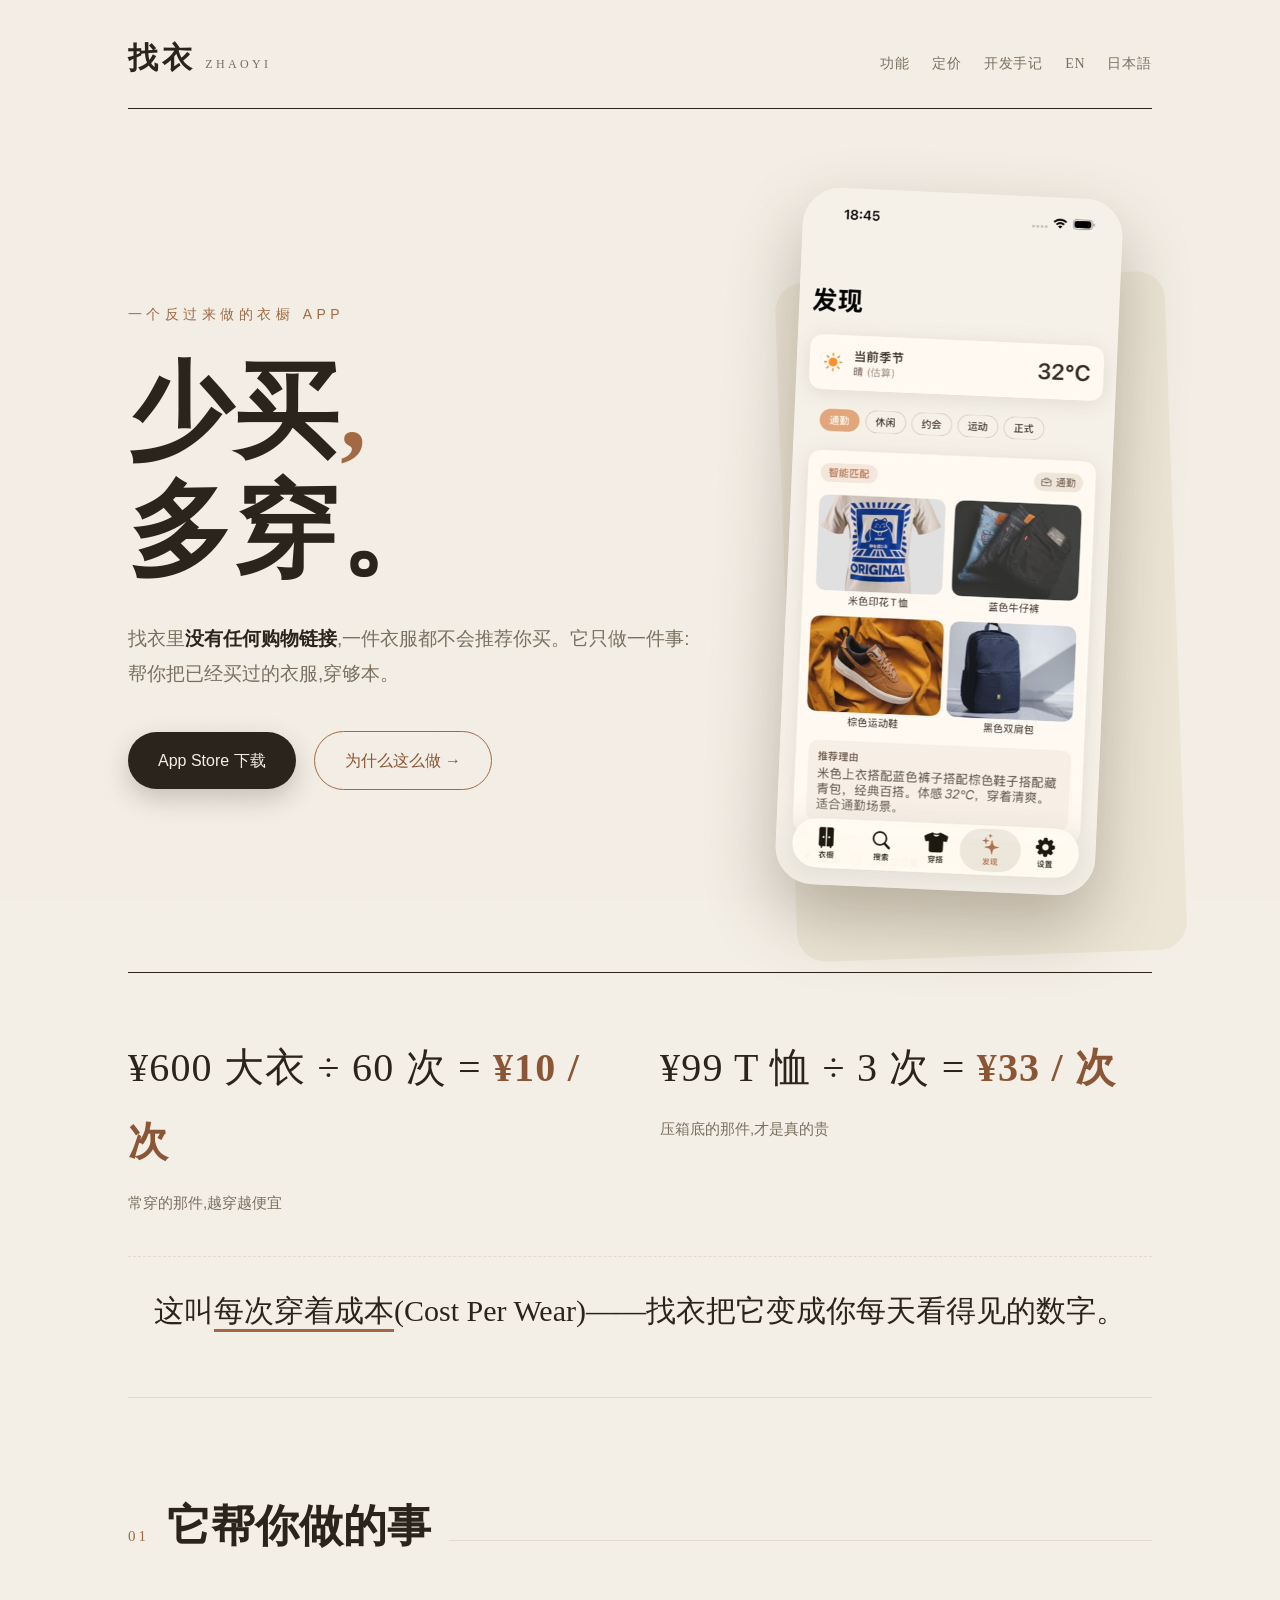
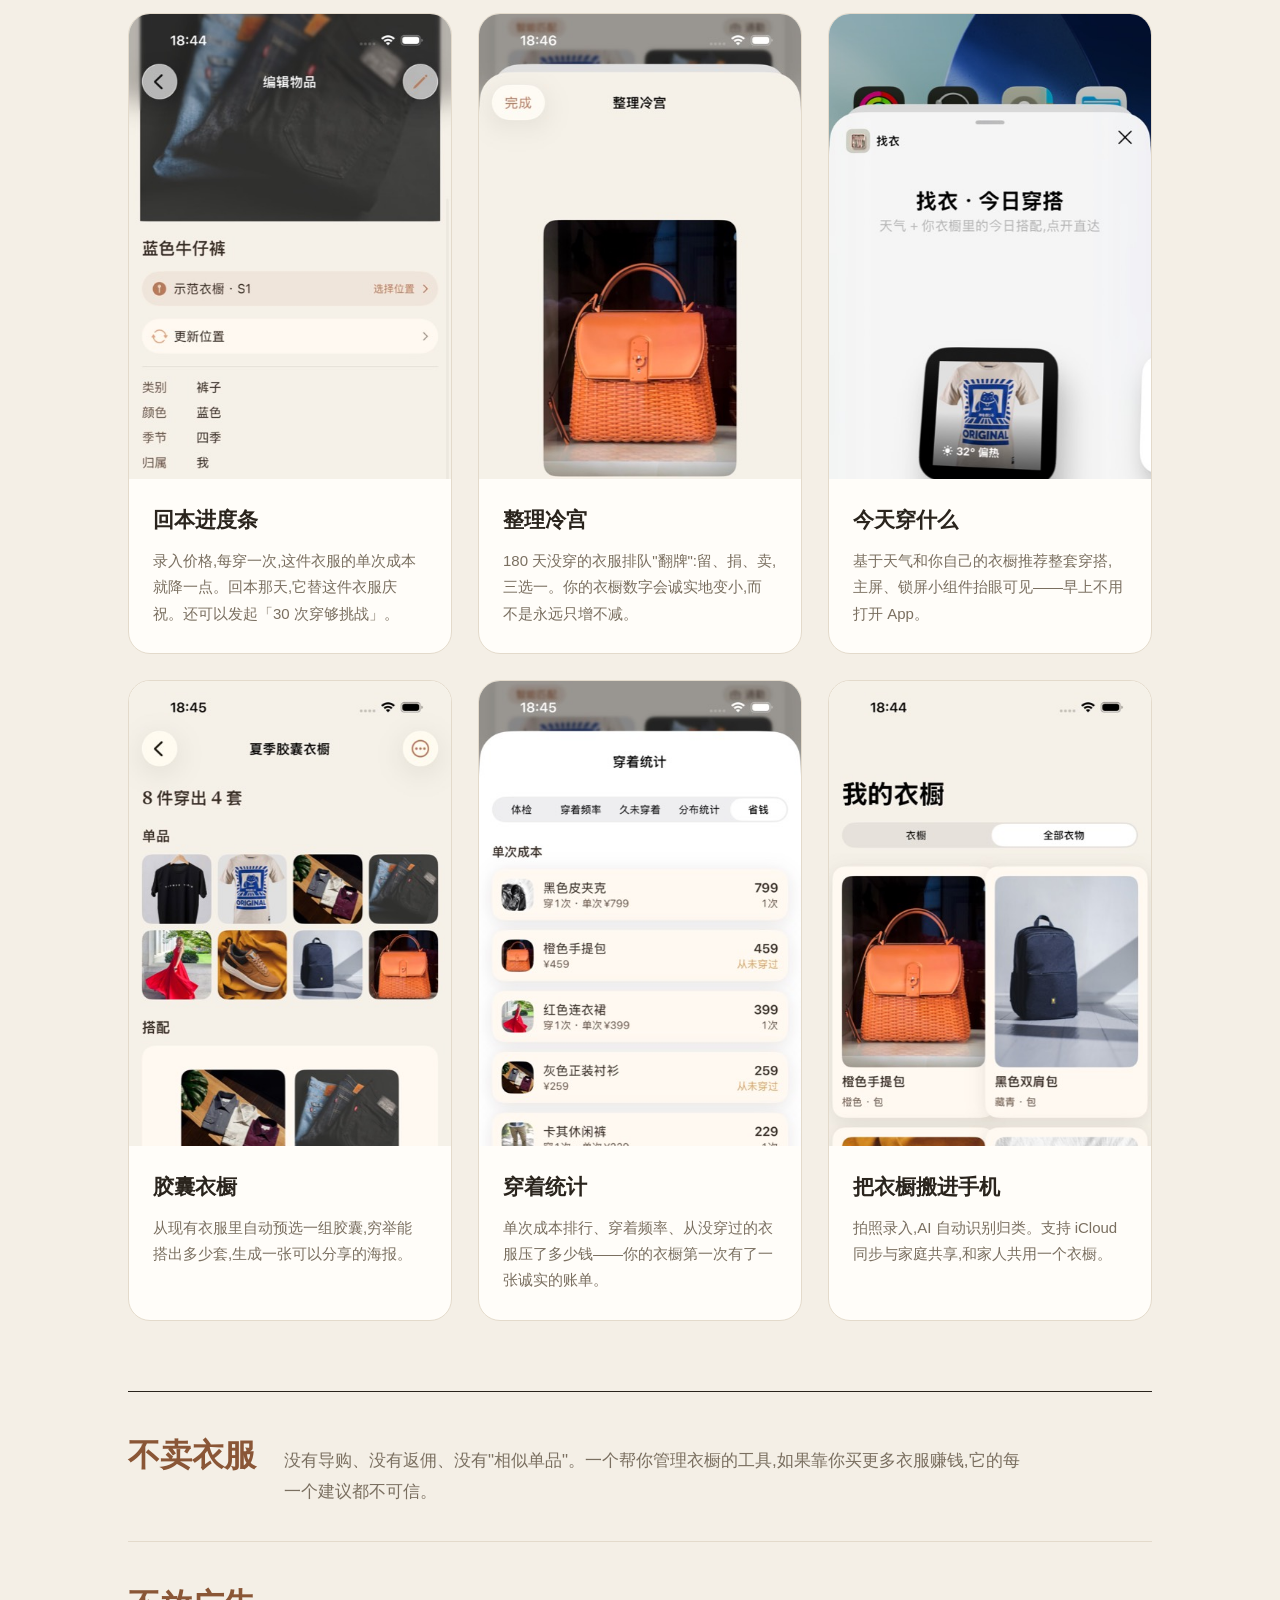
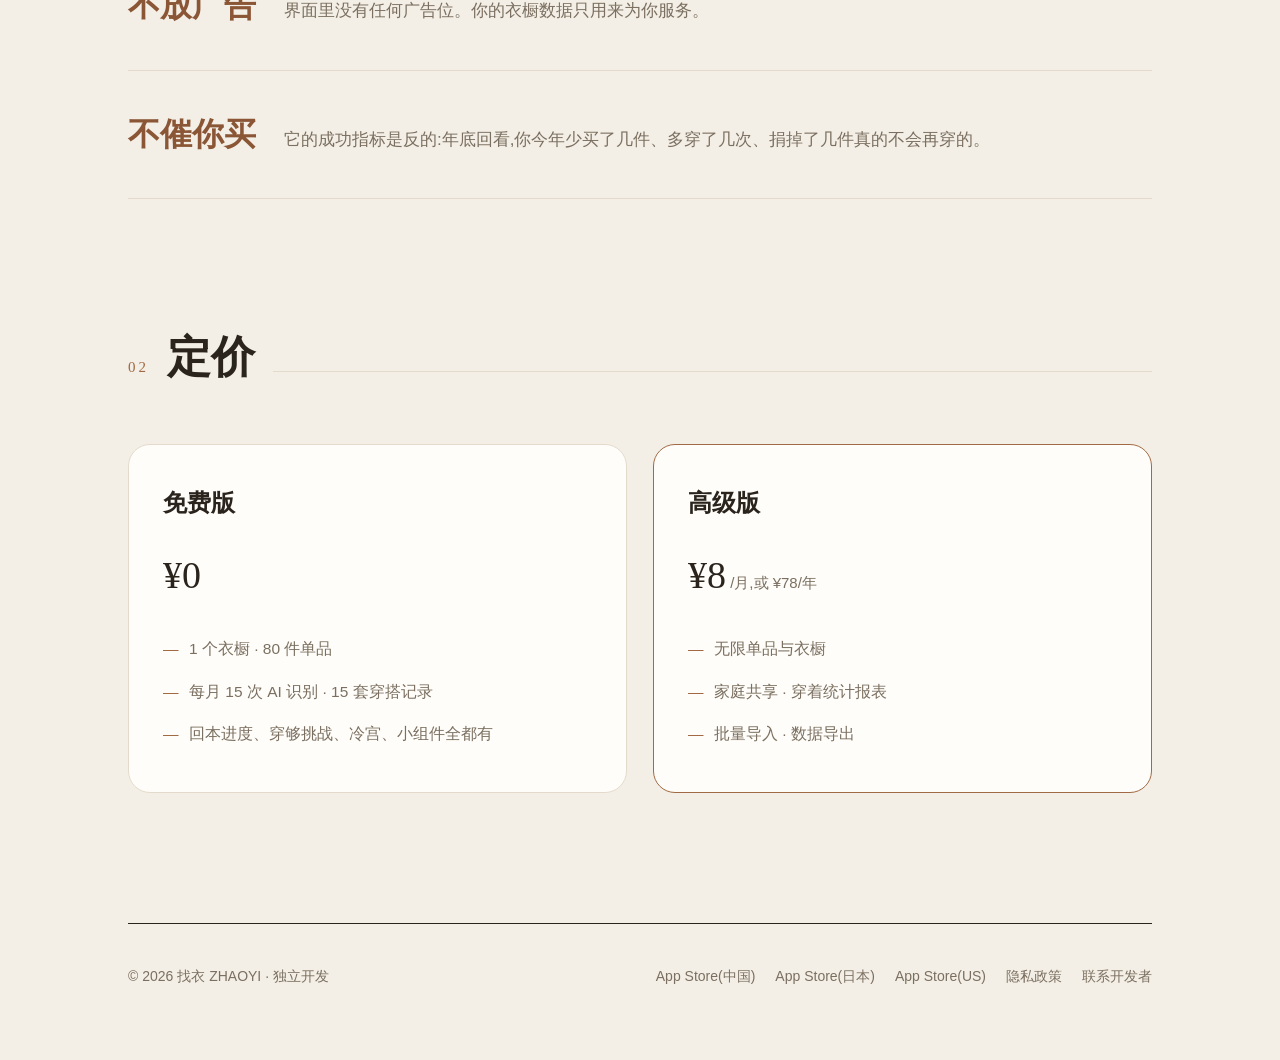
<file: index.html>
<!DOCTYPE html>
<html lang="zh-Hans">
<head>
<meta charset="utf-8">
<meta name="viewport" content="width=device-width, initial-scale=1">
<title>找衣 - 劝你少买衣服的衣橱管理 App|今天穿什么 · 胶囊衣橱 · 回本进度</title>
<meta name="description" content="找衣是一个没有购物链接的衣橱管理 App:记录每件衣服的每次穿着成本(Cost Per Wear),回本进度条、30 次穿够挑战、冷宫断舍离、天气穿搭小组件、胶囊衣橱。免费下载,iOS。">
<link rel="canonical" href="https://xufei547.github.io/zhaoyi-app/">
<link rel="alternate" hreflang="zh-Hans" href="https://xufei547.github.io/zhaoyi-app/">
<link rel="alternate" hreflang="en" href="https://xufei547.github.io/zhaoyi-app/en.html">
<link rel="alternate" hreflang="ja" href="https://xufei547.github.io/zhaoyi-app/ja.html">
<meta property="og:title" content="找衣 - 劝你少买衣服的衣橱管理 App">
<meta property="og:description" content="没有购物链接。回本进度、30 次穿够挑战、冷宫断舍离、天气穿搭小组件、胶囊衣橱。">
<meta property="og:image" content="https://xufei547.github.io/zhaoyi-app/assets/og.jpg">
<meta property="og:type" content="website">
<link rel="stylesheet" href="style.css">
<script type="application/ld+json">
{
  "@context": "https://schema.org",
  "@type": "SoftwareApplication",
  "name": "找衣",
  "operatingSystem": "iOS",
  "applicationCategory": "LifestyleApplication",
  "description": "劝你少买衣服的衣橱管理 App:每次穿着成本、回本进度、冷宫断舍离、天气穿搭推荐、胶囊衣橱。",
  "offers": { "@type": "Offer", "price": "0", "priceCurrency": "CNY" },
  "url": "https://apps.apple.com/cn/app/id6758296211"
}
</script>
</head>
<body>
<div class="wrap">

  <header class="masthead">
    <a class="wordmark" href="./">找衣<small>ZHAOYI</small></a>
    <nav class="mast-nav">
      <a href="#features">功能</a>
      <a href="#pricing">定价</a>
      <a href="story.html">开发手记</a>
      <a class="lang" href="en.html">EN</a>
      <a class="lang" href="ja.html">日本語</a>
    </nav>
  </header>

  <section class="hero">
    <div>
      <p class="kicker reveal">一个反过来做的衣橱 APP</p>
      <h1 class="reveal d1">少买<span class="comma">,</span><br>多穿。</h1>
      <p class="sub reveal d2">找衣里<strong>没有任何购物链接</strong>,一件衣服都不会推荐你买。它只做一件事:帮你把已经买过的衣服,穿够本。</p>
      <div class="cta-row reveal d3">
        <a class="btn btn-primary" href="https://apps.apple.com/cn/app/id6758296211">App Store 下载</a>
        <a class="btn btn-ghost" href="story.html">为什么这么做 →</a>
      </div>
    </div>
    <div class="hero-shot reveal d2">
      <img src="assets/discover.jpg" alt="找衣「今天穿什么」界面:按天气推荐整套穿搭" width="320">
    </div>
  </section>

  <section class="math">
    <div class="math-grid">
      <div class="math-item reveal">
        <div class="eq">¥600 大衣 ÷ 60 次 = <b>¥10 / 次</b></div>
        <p class="note">常穿的那件,越穿越便宜</p>
      </div>
      <div class="math-item reveal d1">
        <div class="eq">¥99 T 恤 ÷ 3 次 = <b>¥33 / 次</b></div>
        <p class="note">压箱底的那件,才是真的贵</p>
      </div>
      <p class="math-verdict reveal d2">这叫<em>每次穿着成本</em>(Cost Per Wear)——找衣把它变成你每天看得见的数字。</p>
    </div>
  </section>

  <section class="section" id="features">
    <div class="section-head">
      <span class="section-no">01</span>
      <h2>它帮你做的事</h2>
      <div class="rule"></div>
    </div>
    <div class="features">
      <article class="feature">
        <img src="assets/costcard.jpg" alt="回本进度条:蓝色牛仔裤 ¥83.2/次,已穿 6 次" loading="lazy">
        <div class="pad">
          <h3>回本进度条</h3>
          <p>录入价格,每穿一次,这件衣服的单次成本就降一点。回本那天,它替这件衣服庆祝。还可以发起「30 次穿够挑战」。</p>
        </div>
      </article>
      <article class="feature">
        <img src="assets/declutter.jpg" alt="整理冷宫:180 天没穿的衣服,留/捐/卖三选" loading="lazy">
        <div class="pad">
          <h3>整理冷宫</h3>
          <p>180 天没穿的衣服排队"翻牌":留、捐、卖,三选一。你的衣橱数字会诚实地变小,而不是永远只增不减。</p>
        </div>
      </article>
      <article class="feature">
        <img src="assets/widget.jpg" alt="找衣·今日穿搭小组件:天气+当日推荐" loading="lazy">
        <div class="pad">
          <h3>今天穿什么</h3>
          <p>基于天气和你自己的衣橱推荐整套穿搭,主屏、锁屏小组件抬眼可见——早上不用打开 App。</p>
        </div>
      </article>
      <article class="feature">
        <img src="assets/capsule.jpg" alt="胶囊衣橱:8 件穿出 4 套" loading="lazy">
        <div class="pad">
          <h3>胶囊衣橱</h3>
          <p>从现有衣服里自动预选一组胶囊,穷举能搭出多少套,生成一张可以分享的海报。</p>
        </div>
      </article>
      <article class="feature">
        <img src="assets/stats.jpg" alt="穿着统计:每件衣服的单次成本排行" loading="lazy">
        <div class="pad">
          <h3>穿着统计</h3>
          <p>单次成本排行、穿着频率、从没穿过的衣服压了多少钱——你的衣橱第一次有了一张诚实的账单。</p>
        </div>
      </article>
      <article class="feature">
        <img src="assets/closet.jpg" alt="全部衣物照片墙" loading="lazy">
        <div class="pad">
          <h3>把衣橱搬进手机</h3>
          <p>拍照录入,AI 自动识别归类。支持 iCloud 同步与家庭共享,和家人共用一个衣橱。</p>
        </div>
      </article>
    </div>

    <div class="vows">
      <div class="vow reveal">
        <h3>不卖衣服</h3>
        <p>没有导购、没有返佣、没有"相似单品"。一个帮你管理衣橱的工具,如果靠你买更多衣服赚钱,它的每一个建议都不可信。</p>
      </div>
      <div class="vow reveal d1">
        <h3>不放广告</h3>
        <p>界面里没有任何广告位。你的衣橱数据只用来为你服务。</p>
      </div>
      <div class="vow reveal d2">
        <h3>不催你买</h3>
        <p>它的成功指标是反的:年底回看,你今年少买了几件、多穿了几次、捐掉了几件真的不会再穿的。</p>
      </div>
    </div>
  </section>

  <section class="section" id="pricing">
    <div class="section-head">
      <span class="section-no">02</span>
      <h2>定价</h2>
      <div class="rule"></div>
    </div>
    <div class="pricing">
      <div class="plan">
        <h3>免费版</h3>
        <p class="price">¥0</p>
        <ul>
          <li>1 个衣橱 · 80 件单品</li>
          <li>每月 15 次 AI 识别 · 15 套穿搭记录</li>
          <li>回本进度、穿够挑战、冷宫、小组件全都有</li>
        </ul>
      </div>
      <div class="plan pro">
        <h3>高级版</h3>
        <p class="price">¥8<small> /月,或 ¥78/年</small></p>
        <ul>
          <li>无限单品与衣橱</li>
          <li>家庭共享 · 穿着统计报表</li>
          <li>批量导入 · 数据导出</li>
        </ul>
      </div>
    </div>
  </section>

  <footer>
    <div class="foot-grid">
      <span>© 2026 找衣 ZHAOYI · 独立开发</span>
      <nav class="foot-links">
        <a href="https://apps.apple.com/cn/app/id6758296211">App Store(中国)</a>
        <a href="https://apps.apple.com/jp/app/id6758296211">App Store(日本)</a>
        <a href="https://apps.apple.com/us/app/id6758296211">App Store(US)</a>
        <a href="https://legal.straybirdbrewery.com/privacy-policy">隐私政策</a>
        <a href="mailto:xufei547@gmail.com">联系开发者</a>
      </nav>
    </div>
  </footer>

</div>
</body>
</html>
</file>
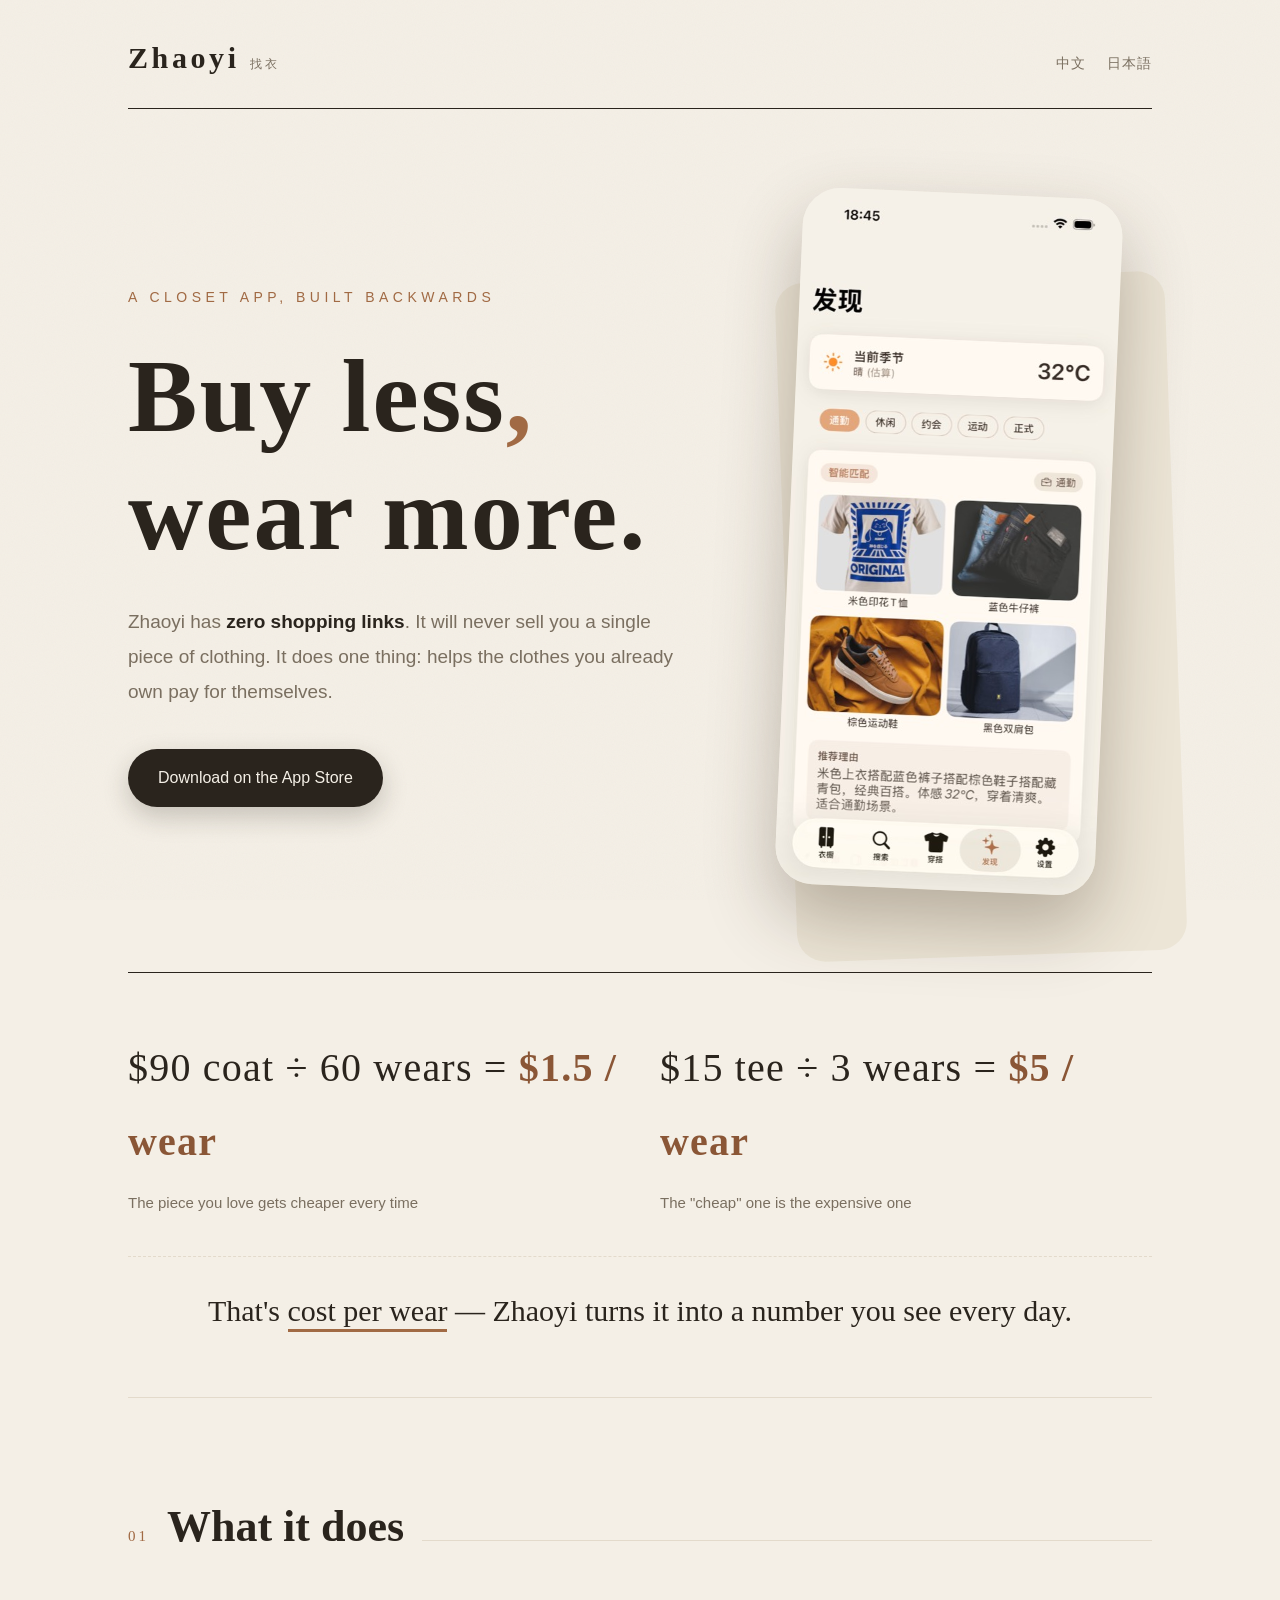
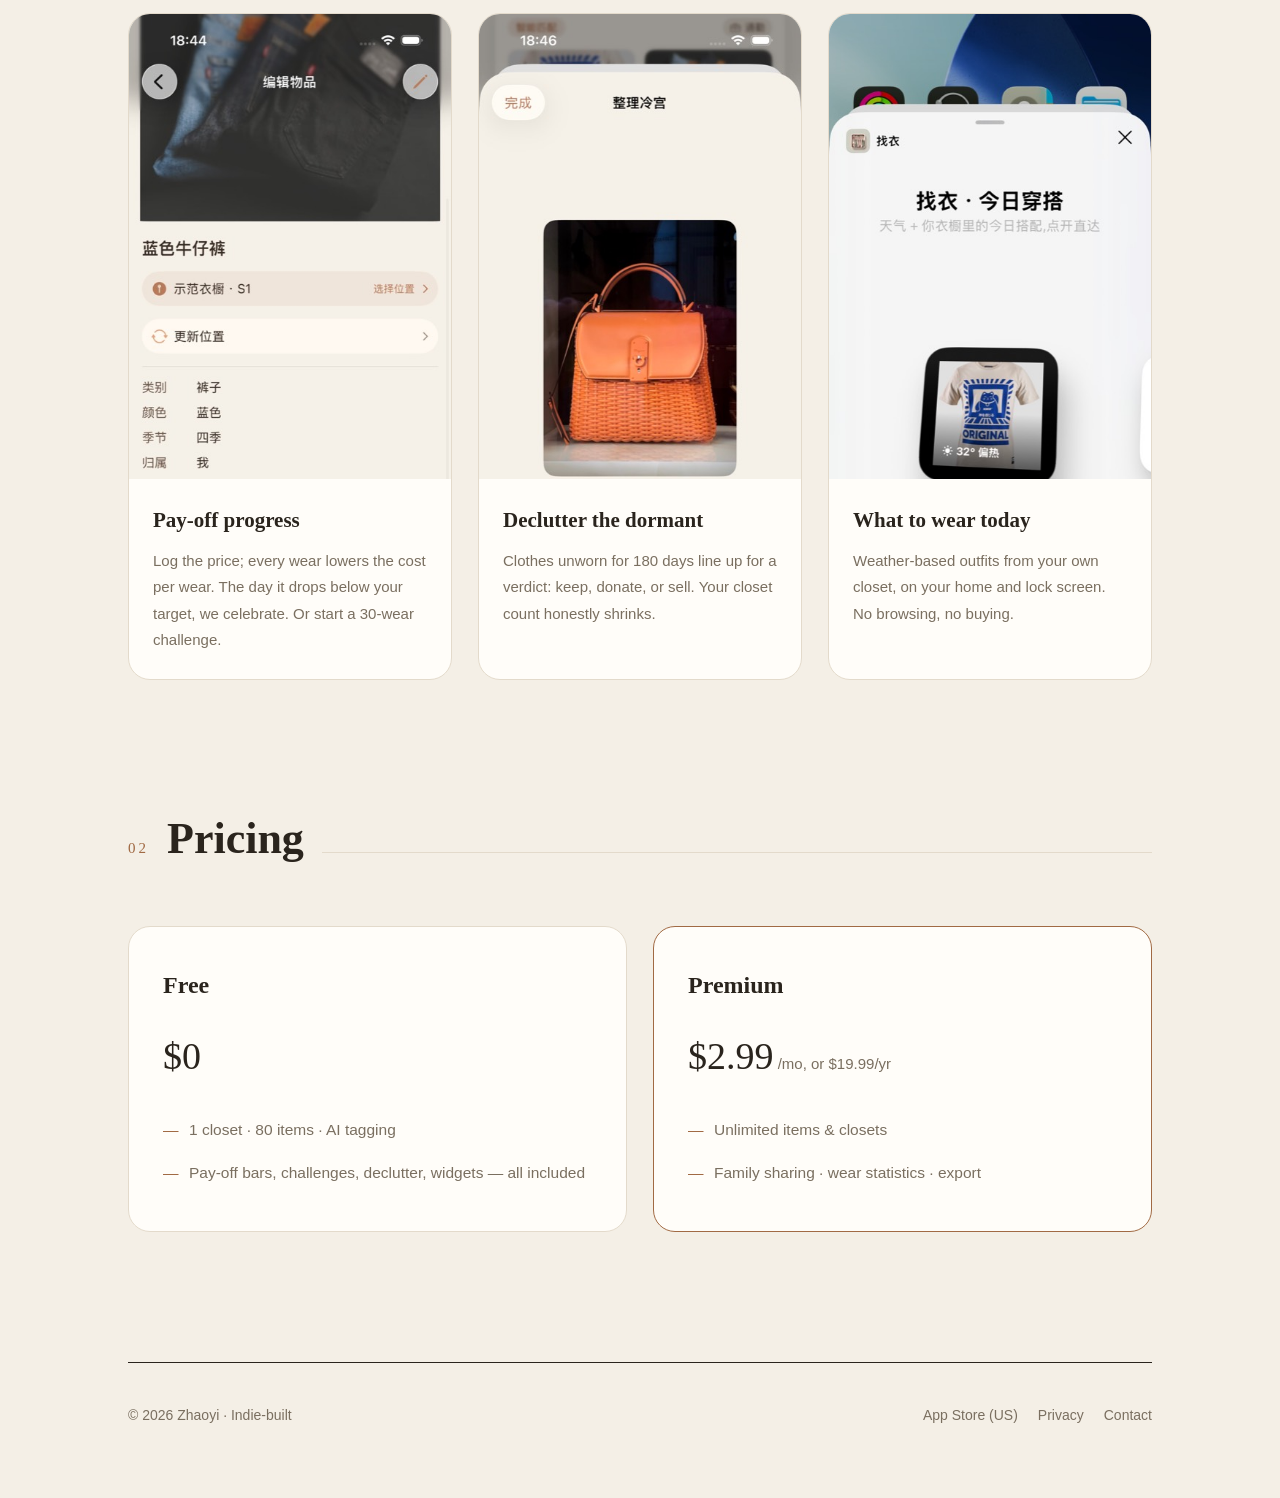
<file: en.html>
<!DOCTYPE html>
<html lang="en">
<head>
<meta charset="utf-8">
<meta name="viewport" content="width=device-width, initial-scale=1">
<title>Zhaoyi — The Anti-Shopping Closet App | Cost Per Wear, Capsule Wardrobe, What to Wear</title>
<meta name="description" content="A closet app with zero shopping links. Track cost per wear, run the 30-wear challenge, declutter clothes you never wear, and get weather-based outfit picks on your home screen. Free on iOS.">
<link rel="canonical" href="https://xufei547.github.io/zhaoyi-app/en.html">
<link rel="alternate" hreflang="zh-Hans" href="https://xufei547.github.io/zhaoyi-app/">
<link rel="alternate" hreflang="en" href="https://xufei547.github.io/zhaoyi-app/en.html">
<link rel="alternate" hreflang="ja" href="https://xufei547.github.io/zhaoyi-app/ja.html">
<meta property="og:title" content="Zhaoyi — The Anti-Shopping Closet App">
<meta property="og:description" content="Buy less. Wear more. Zero shopping links — just your clothes, paying for themselves.">
<meta property="og:image" content="https://xufei547.github.io/zhaoyi-app/assets/og.jpg">
<link rel="stylesheet" href="style.css">
</head>
<body>
<div class="wrap">

  <header class="masthead">
    <a class="wordmark" href="en.html">Zhaoyi<small>找衣</small></a>
    <nav class="mast-nav">
      <a class="lang" href="./">中文</a>
      <a class="lang" href="ja.html">日本語</a>
    </nav>
  </header>

  <section class="hero">
    <div>
      <p class="kicker reveal">A CLOSET APP, BUILT BACKWARDS</p>
      <h1 class="reveal d1">Buy less<span class="comma">,</span><br>wear more.</h1>
      <p class="sub reveal d2">Zhaoyi has <strong>zero shopping links</strong>. It will never sell you a single piece of clothing. It does one thing: helps the clothes you already own pay for themselves.</p>
      <div class="cta-row reveal d3">
        <a class="btn btn-primary" href="https://apps.apple.com/us/app/id6758296211">Download on the App Store</a>
      </div>
    </div>
    <div class="hero-shot reveal d2">
      <img src="assets/discover.jpg" alt="Zhaoyi daily outfit recommendation with weather" width="320">
    </div>
  </section>

  <section class="math">
    <div class="math-grid">
      <div class="math-item reveal">
        <div class="eq">$90 coat ÷ 60 wears = <b>$1.5 / wear</b></div>
        <p class="note">The piece you love gets cheaper every time</p>
      </div>
      <div class="math-item reveal d1">
        <div class="eq">$15 tee ÷ 3 wears = <b>$5 / wear</b></div>
        <p class="note">The "cheap" one is the expensive one</p>
      </div>
      <p class="math-verdict reveal d2">That's <em>cost per wear</em> — Zhaoyi turns it into a number you see every day.</p>
    </div>
  </section>

  <section class="section">
    <div class="section-head">
      <span class="section-no">01</span>
      <h2>What it does</h2>
      <div class="rule"></div>
    </div>
    <div class="features">
      <article class="feature">
        <img src="assets/costcard.jpg" alt="Cost recovery progress bar on an item" loading="lazy">
        <div class="pad">
          <h3>Pay-off progress</h3>
          <p>Log the price; every wear lowers the cost per wear. The day it drops below your target, we celebrate. Or start a 30-wear challenge.</p>
        </div>
      </article>
      <article class="feature">
        <img src="assets/declutter.jpg" alt="Declutter cards: keep, donate or sell" loading="lazy">
        <div class="pad">
          <h3>Declutter the dormant</h3>
          <p>Clothes unworn for 180 days line up for a verdict: keep, donate, or sell. Your closet count honestly shrinks.</p>
        </div>
      </article>
      <article class="feature">
        <img src="assets/widget.jpg" alt="Home screen widget with weather and outfit" loading="lazy">
        <div class="pad">
          <h3>What to wear today</h3>
          <p>Weather-based outfits from your own closet, on your home and lock screen. No browsing, no buying.</p>
        </div>
      </article>
    </div>
  </section>

  <section class="section">
    <div class="section-head">
      <span class="section-no">02</span>
      <h2>Pricing</h2>
      <div class="rule"></div>
    </div>
    <div class="pricing">
      <div class="plan">
        <h3>Free</h3>
        <p class="price">$0</p>
        <ul>
          <li>1 closet · 80 items · AI tagging</li>
          <li>Pay-off bars, challenges, declutter, widgets — all included</li>
        </ul>
      </div>
      <div class="plan pro">
        <h3>Premium</h3>
        <p class="price">$2.99<small> /mo, or $19.99/yr</small></p>
        <ul>
          <li>Unlimited items & closets</li>
          <li>Family sharing · wear statistics · export</li>
        </ul>
      </div>
    </div>
  </section>

  <footer>
    <div class="foot-grid">
      <span>© 2026 Zhaoyi · Indie-built</span>
      <nav class="foot-links">
        <a href="https://apps.apple.com/us/app/id6758296211">App Store (US)</a>
        <a href="https://legal.straybirdbrewery.com/privacy-policy">Privacy</a>
        <a href="mailto:xufei547@gmail.com">Contact</a>
      </nav>
    </div>
  </footer>

</div>
</body>
</html>
</file>
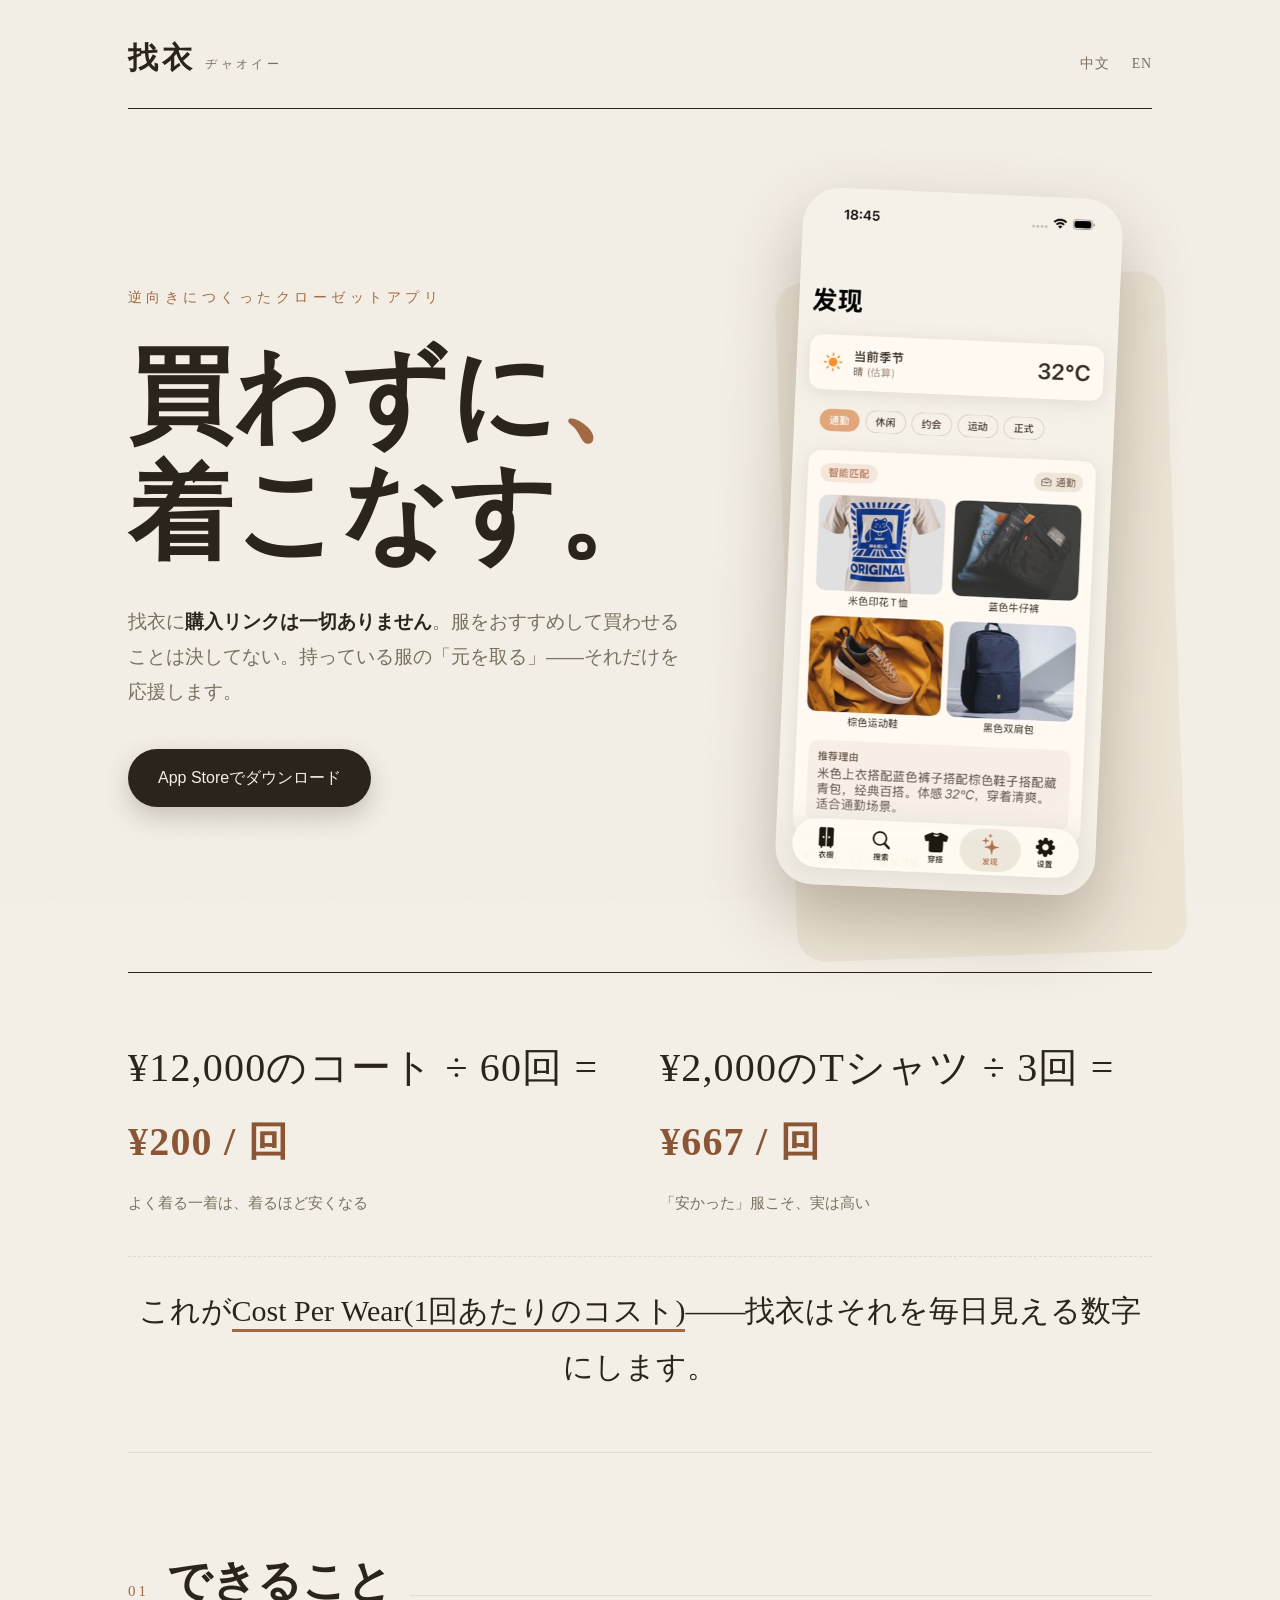
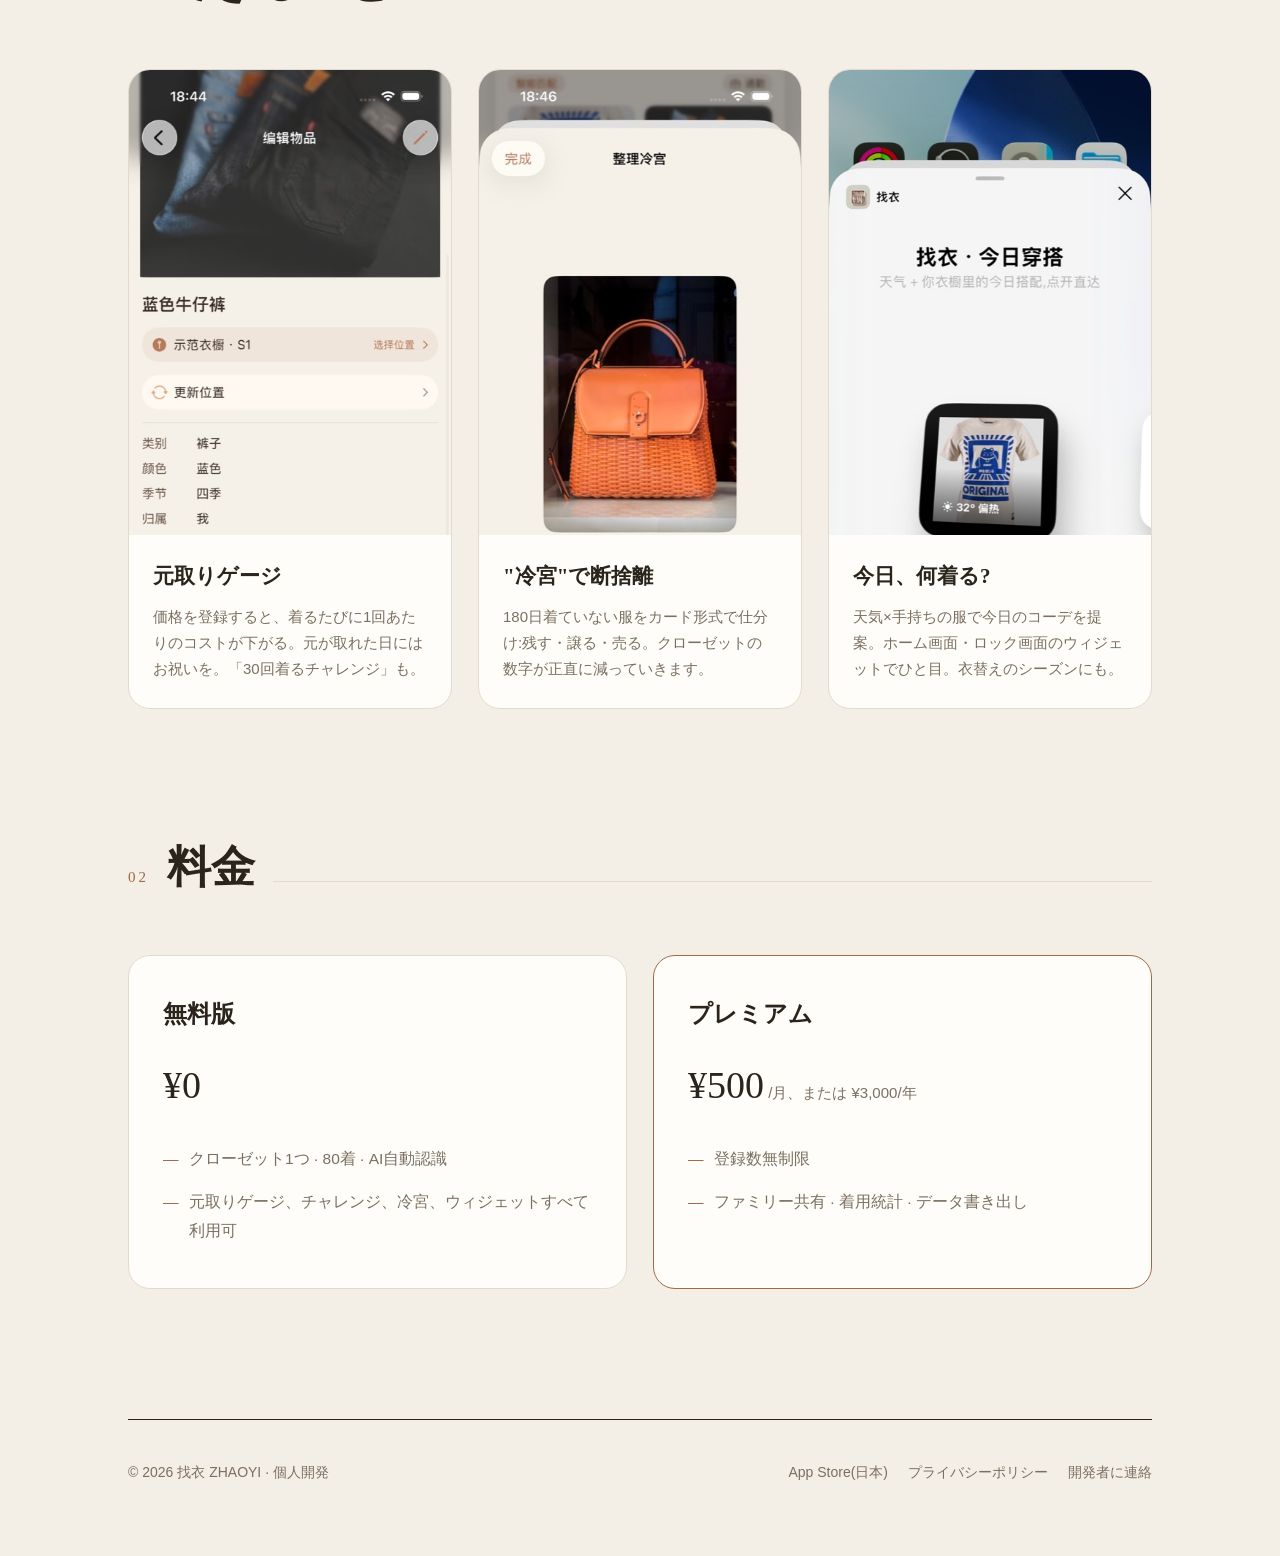
<file: ja.html>
<!DOCTYPE html>
<html lang="ja">
<head>
<meta charset="utf-8">
<meta name="viewport" content="width=device-width, initial-scale=1">
<title>找衣(ヂャオイー)- 服を買わせないクローゼット管理アプリ|今日のコーデ・カプセルワードローブ</title>
<meta name="description" content="購入リンクゼロのクローゼット管理アプリ。1回あたりのコスト(Cost Per Wear)を可視化し、30回着るチャレンジ、180日着ていない服の断捨離、天気×今日のコーデウィジェット、カプセルワードローブ。iOS向け、無料。">
<link rel="canonical" href="https://xufei547.github.io/zhaoyi-app/ja.html">
<link rel="alternate" hreflang="zh-Hans" href="https://xufei547.github.io/zhaoyi-app/">
<link rel="alternate" hreflang="en" href="https://xufei547.github.io/zhaoyi-app/en.html">
<link rel="alternate" hreflang="ja" href="https://xufei547.github.io/zhaoyi-app/ja.html">
<meta property="og:title" content="找衣 - 服を買わせないクローゼット管理アプリ">
<meta property="og:description" content="買わずに、着こなす。購入リンクゼロ、持っている服の元を取るためのアプリ。">
<meta property="og:image" content="https://xufei547.github.io/zhaoyi-app/assets/og.jpg">
<link rel="stylesheet" href="style.css">
</head>
<body>
<div class="wrap">

  <header class="masthead">
    <a class="wordmark" href="ja.html">找衣<small>ヂャオイー</small></a>
    <nav class="mast-nav">
      <a class="lang" href="./">中文</a>
      <a class="lang" href="en.html">EN</a>
    </nav>
  </header>

  <section class="hero">
    <div>
      <p class="kicker reveal">逆向きにつくったクローゼットアプリ</p>
      <h1 class="reveal d1">買わずに<span class="comma">、</span><br>着こなす。</h1>
      <p class="sub reveal d2">找衣に<strong>購入リンクは一切ありません</strong>。服をおすすめして買わせることは決してない。持っている服の「元を取る」——それだけを応援します。</p>
      <div class="cta-row reveal d3">
        <a class="btn btn-primary" href="https://apps.apple.com/jp/app/id6758296211">App Storeでダウンロード</a>
      </div>
    </div>
    <div class="hero-shot reveal d2">
      <img src="assets/discover.jpg" alt="天気に合わせた今日のコーデ提案" width="320">
    </div>
  </section>

  <section class="math">
    <div class="math-grid">
      <div class="math-item reveal">
        <div class="eq">¥12,000のコート ÷ 60回 = <b>¥200 / 回</b></div>
        <p class="note">よく着る一着は、着るほど安くなる</p>
      </div>
      <div class="math-item reveal d1">
        <div class="eq">¥2,000のTシャツ ÷ 3回 = <b>¥667 / 回</b></div>
        <p class="note">「安かった」服こそ、実は高い</p>
      </div>
      <p class="math-verdict reveal d2">これが<em>Cost Per Wear(1回あたりのコスト)</em>——找衣はそれを毎日見える数字にします。</p>
    </div>
  </section>

  <section class="section">
    <div class="section-head">
      <span class="section-no">01</span>
      <h2>できること</h2>
      <div class="rule"></div>
    </div>
    <div class="features">
      <article class="feature">
        <img src="assets/costcard.jpg" alt="元取りゲージ:着るたびにコストが下がる" loading="lazy">
        <div class="pad">
          <h3>元取りゲージ</h3>
          <p>価格を登録すると、着るたびに1回あたりのコストが下がる。元が取れた日にはお祝いを。「30回着るチャレンジ」も。</p>
        </div>
      </article>
      <article class="feature">
        <img src="assets/declutter.jpg" alt="冷宮整理:残す・譲る・売るに仕分け" loading="lazy">
        <div class="pad">
          <h3>"冷宮"で断捨離</h3>
          <p>180日着ていない服をカード形式で仕分け:残す・譲る・売る。クローゼットの数字が正直に減っていきます。</p>
        </div>
      </article>
      <article class="feature">
        <img src="assets/widget.jpg" alt="今日のコーデウィジェット" loading="lazy">
        <div class="pad">
          <h3>今日、何着る?</h3>
          <p>天気×手持ちの服で今日のコーデを提案。ホーム画面・ロック画面のウィジェットでひと目。衣替えのシーズンにも。</p>
        </div>
      </article>
    </div>
  </section>

  <section class="section">
    <div class="section-head">
      <span class="section-no">02</span>
      <h2>料金</h2>
      <div class="rule"></div>
    </div>
    <div class="pricing">
      <div class="plan">
        <h3>無料版</h3>
        <p class="price">¥0</p>
        <ul>
          <li>クローゼット1つ · 80着 · AI自動認識</li>
          <li>元取りゲージ、チャレンジ、冷宮、ウィジェットすべて利用可</li>
        </ul>
      </div>
      <div class="plan pro">
        <h3>プレミアム</h3>
        <p class="price">¥500<small> /月、または ¥3,000/年</small></p>
        <ul>
          <li>登録数無制限</li>
          <li>ファミリー共有 · 着用統計 · データ書き出し</li>
        </ul>
      </div>
    </div>
  </section>

  <footer>
    <div class="foot-grid">
      <span>© 2026 找衣 ZHAOYI · 個人開発</span>
      <nav class="foot-links">
        <a href="https://apps.apple.com/jp/app/id6758296211">App Store(日本)</a>
        <a href="https://legal.straybirdbrewery.com/privacy-policy">プライバシーポリシー</a>
        <a href="mailto:xufei547@gmail.com">開発者に連絡</a>
      </nav>
    </div>
  </footer>

</div>
</body>
</html>
</file>
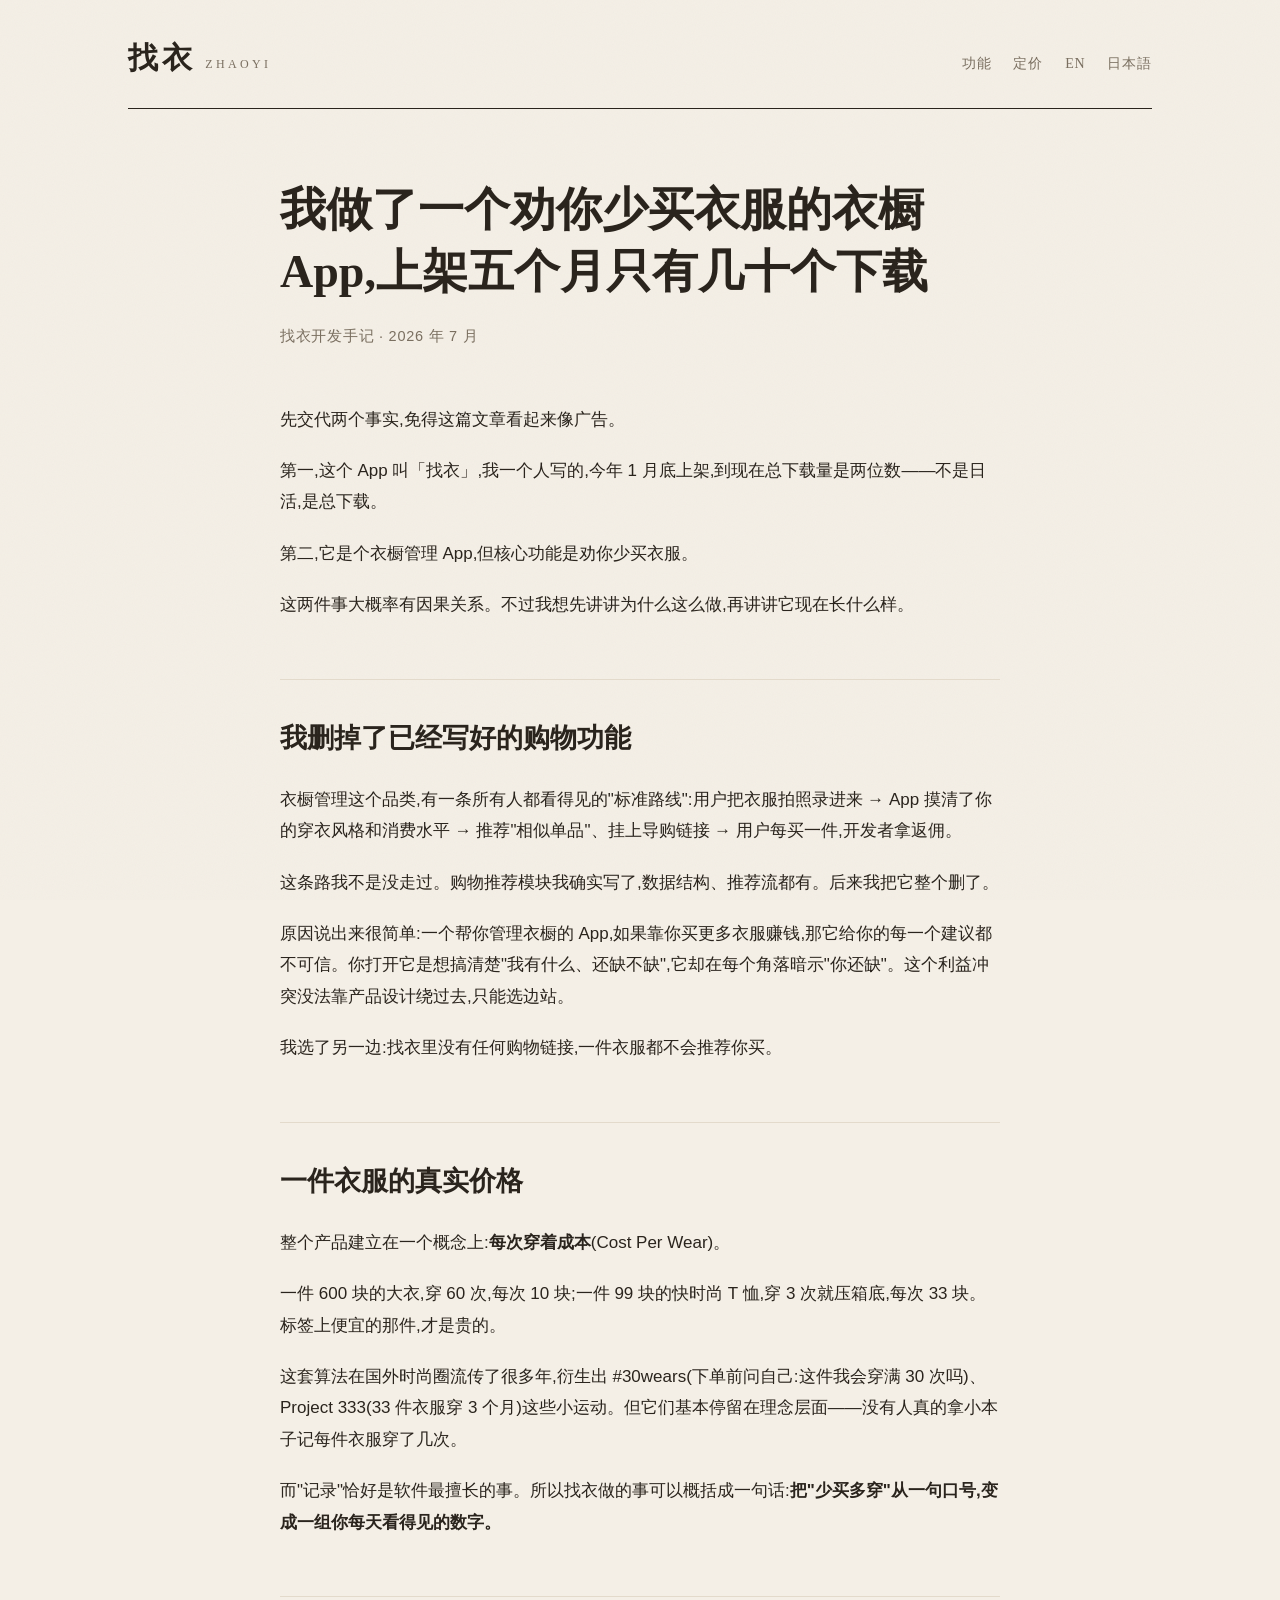
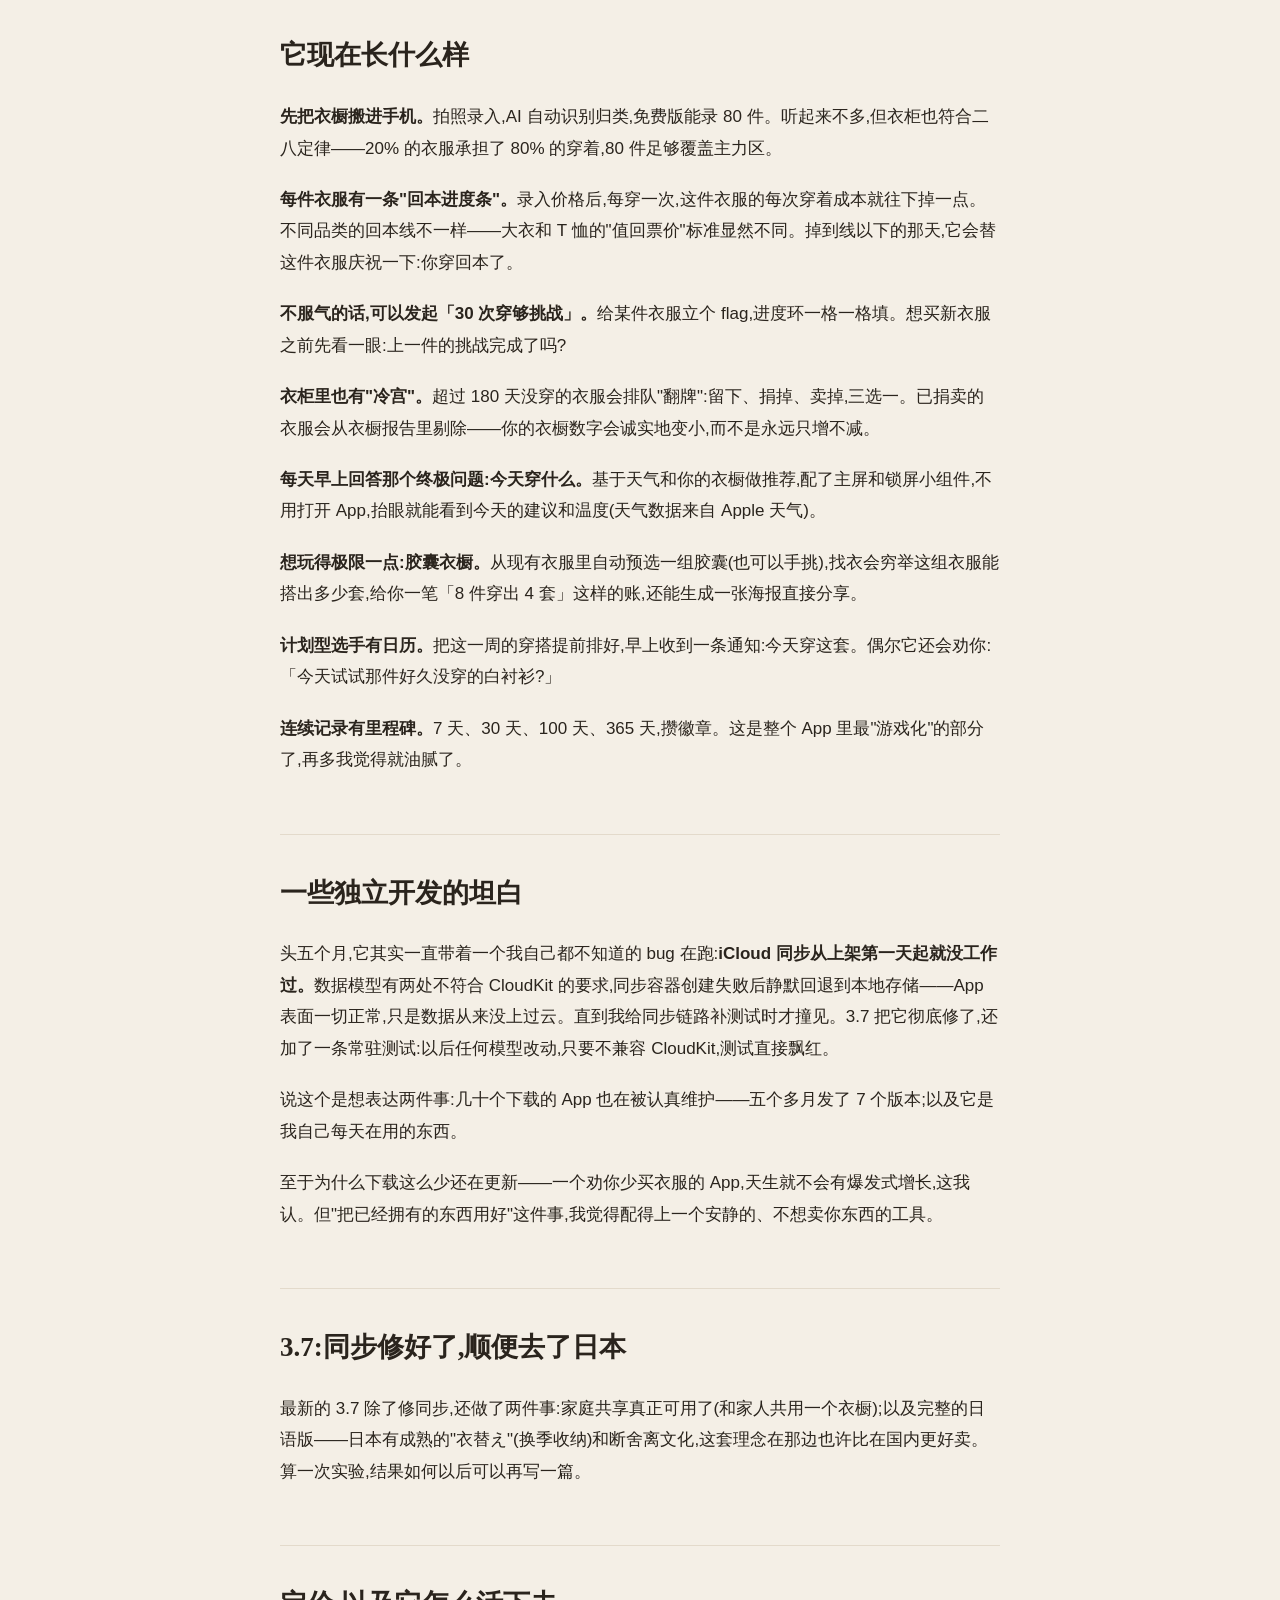
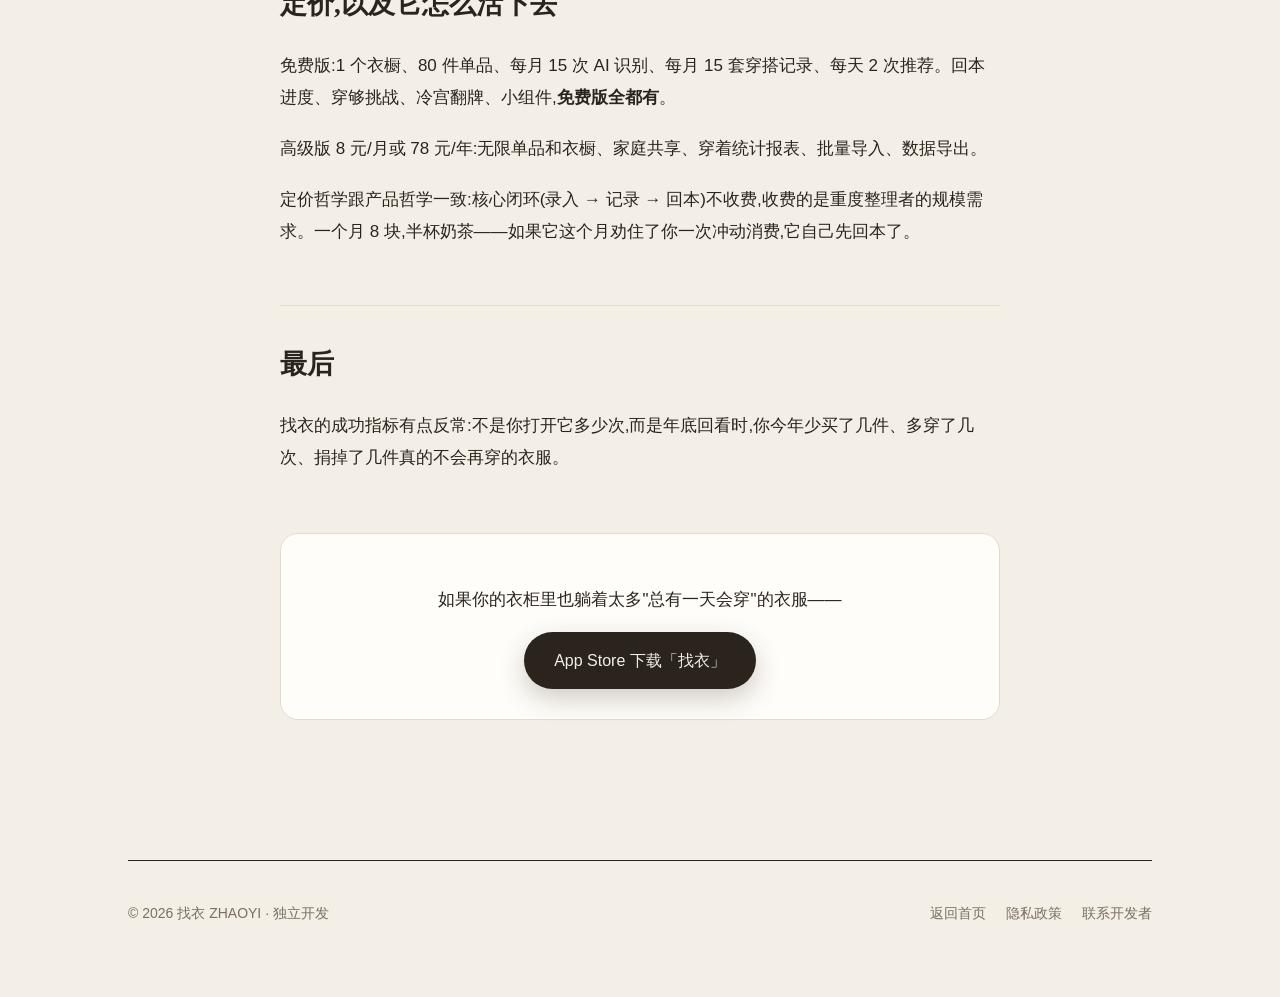
<file: story.html>
<!DOCTYPE html>
<html lang="zh-Hans">
<head>
<meta charset="utf-8">
<meta name="viewport" content="width=device-width, initial-scale=1">
<title>我做了一个劝你少买衣服的衣橱 App|找衣开发手记</title>
<meta name="description" content="找衣开发手记:为什么删掉已经写好的购物功能,为什么把「每次穿着成本」做成整个产品的地基,以及一个上架五个月只有几十个下载的独立 App 为什么还在认真更新。">
<link rel="canonical" href="https://xufei547.github.io/zhaoyi-app/story.html">
<meta property="og:title" content="我做了一个劝你少买衣服的衣橱 App">
<meta property="og:description" content="找衣开发手记:删掉购物功能的决定、每次穿着成本、以及独立开发的一些坦白。">
<meta property="og:image" content="https://xufei547.github.io/zhaoyi-app/assets/og.jpg">
<meta property="og:type" content="article">
<link rel="stylesheet" href="style.css">
</head>
<body>
<div class="wrap">

  <header class="masthead">
    <a class="wordmark" href="./">找衣<small>ZHAOYI</small></a>
    <nav class="mast-nav">
      <a href="./#features">功能</a>
      <a href="./#pricing">定价</a>
      <a class="lang" href="en.html">EN</a>
      <a class="lang" href="ja.html">日本語</a>
    </nav>
  </header>

  <article class="article">
    <h1 class="reveal">我做了一个劝你少买衣服的衣橱 App,上架五个月只有几十个下载</h1>
    <p class="byline reveal d1">找衣开发手记 · 2026 年 7 月</p>

    <p class="reveal d2">先交代两个事实,免得这篇文章看起来像广告。</p>
    <p class="reveal d2">第一,这个 App 叫「找衣」,我一个人写的,今年 1 月底上架,到现在总下载量是两位数——不是日活,是总下载。</p>
    <p class="reveal d3">第二,它是个衣橱管理 App,但核心功能是劝你少买衣服。</p>
    <p class="reveal d3">这两件事大概率有因果关系。不过我想先讲讲为什么这么做,再讲讲它现在长什么样。</p>

    <h2>我删掉了已经写好的购物功能</h2>
    <p>衣橱管理这个品类,有一条所有人都看得见的"标准路线":用户把衣服拍照录进来 → App 摸清了你的穿衣风格和消费水平 → 推荐"相似单品"、挂上导购链接 → 用户每买一件,开发者拿返佣。</p>
    <p>这条路我不是没走过。购物推荐模块我确实写了,数据结构、推荐流都有。后来我把它整个删了。</p>
    <p>原因说出来很简单:一个帮你管理衣橱的 App,如果靠你买更多衣服赚钱,那它给你的每一个建议都不可信。你打开它是想搞清楚"我有什么、还缺不缺",它却在每个角落暗示"你还缺"。这个利益冲突没法靠产品设计绕过去,只能选边站。</p>
    <p>我选了另一边:找衣里没有任何购物链接,一件衣服都不会推荐你买。</p>

    <h2>一件衣服的真实价格</h2>
    <p>整个产品建立在一个概念上:<strong>每次穿着成本</strong>(Cost Per Wear)。</p>
    <p>一件 600 块的大衣,穿 60 次,每次 10 块;一件 99 块的快时尚 T 恤,穿 3 次就压箱底,每次 33 块。标签上便宜的那件,才是贵的。</p>
    <p>这套算法在国外时尚圈流传了很多年,衍生出 #30wears(下单前问自己:这件我会穿满 30 次吗)、Project 333(33 件衣服穿 3 个月)这些小运动。但它们基本停留在理念层面——没有人真的拿小本子记每件衣服穿了几次。</p>
    <p>而"记录"恰好是软件最擅长的事。所以找衣做的事可以概括成一句话:<strong>把"少买多穿"从一句口号,变成一组你每天看得见的数字。</strong></p>

    <h2>它现在长什么样</h2>
    <p><strong>先把衣橱搬进手机。</strong>拍照录入,AI 自动识别归类,免费版能录 80 件。听起来不多,但衣柜也符合二八定律——20% 的衣服承担了 80% 的穿着,80 件足够覆盖主力区。</p>
    <p><strong>每件衣服有一条"回本进度条"。</strong>录入价格后,每穿一次,这件衣服的每次穿着成本就往下掉一点。不同品类的回本线不一样——大衣和 T 恤的"值回票价"标准显然不同。掉到线以下的那天,它会替这件衣服庆祝一下:你穿回本了。</p>
    <p><strong>不服气的话,可以发起「30 次穿够挑战」。</strong>给某件衣服立个 flag,进度环一格一格填。想买新衣服之前先看一眼:上一件的挑战完成了吗?</p>
    <p><strong>衣柜里也有"冷宫"。</strong>超过 180 天没穿的衣服会排队"翻牌":留下、捐掉、卖掉,三选一。已捐卖的衣服会从衣橱报告里剔除——你的衣橱数字会诚实地变小,而不是永远只增不减。</p>
    <p><strong>每天早上回答那个终极问题:今天穿什么。</strong>基于天气和你的衣橱做推荐,配了主屏和锁屏小组件,不用打开 App,抬眼就能看到今天的建议和温度(天气数据来自 Apple 天气)。</p>
    <p><strong>想玩得极限一点:胶囊衣橱。</strong>从现有衣服里自动预选一组胶囊(也可以手挑),找衣会穷举这组衣服能搭出多少套,给你一笔「8 件穿出 4 套」这样的账,还能生成一张海报直接分享。</p>
    <p><strong>计划型选手有日历。</strong>把这一周的穿搭提前排好,早上收到一条通知:今天穿这套。偶尔它还会劝你:「今天试试那件好久没穿的白衬衫?」</p>
    <p><strong>连续记录有里程碑。</strong>7 天、30 天、100 天、365 天,攒徽章。这是整个 App 里最"游戏化"的部分了,再多我觉得就油腻了。</p>

    <h2>一些独立开发的坦白</h2>
    <p>头五个月,它其实一直带着一个我自己都不知道的 bug 在跑:<strong>iCloud 同步从上架第一天起就没工作过。</strong>数据模型有两处不符合 CloudKit 的要求,同步容器创建失败后静默回退到本地存储——App 表面一切正常,只是数据从来没上过云。直到我给同步链路补测试时才撞见。3.7 把它彻底修了,还加了一条常驻测试:以后任何模型改动,只要不兼容 CloudKit,测试直接飘红。</p>
    <p>说这个是想表达两件事:几十个下载的 App 也在被认真维护——五个多月发了 7 个版本;以及它是我自己每天在用的东西。</p>
    <p>至于为什么下载这么少还在更新——一个劝你少买衣服的 App,天生就不会有爆发式增长,这我认。但"把已经拥有的东西用好"这件事,我觉得配得上一个安静的、不想卖你东西的工具。</p>

    <h2>3.7:同步修好了,顺便去了日本</h2>
    <p>最新的 3.7 除了修同步,还做了两件事:家庭共享真正可用了(和家人共用一个衣橱);以及完整的日语版——日本有成熟的"衣替え"(换季收纳)和断舍离文化,这套理念在那边也许比在国内更好卖。算一次实验,结果如何以后可以再写一篇。</p>

    <h2>定价,以及它怎么活下去</h2>
    <p>免费版:1 个衣橱、80 件单品、每月 15 次 AI 识别、每月 15 套穿搭记录、每天 2 次推荐。回本进度、穿够挑战、冷宫翻牌、小组件,<strong>免费版全都有</strong>。</p>
    <p>高级版 8 元/月或 78 元/年:无限单品和衣橱、家庭共享、穿着统计报表、批量导入、数据导出。</p>
    <p>定价哲学跟产品哲学一致:核心闭环(录入 → 记录 → 回本)不收费,收费的是重度整理者的规模需求。一个月 8 块,半杯奶茶——如果它这个月劝住了你一次冲动消费,它自己先回本了。</p>

    <h2>最后</h2>
    <p>找衣的成功指标有点反常:不是你打开它多少次,而是年底回看时,你今年少买了几件、多穿了几次、捐掉了几件真的不会再穿的衣服。</p>
    <div class="cta-inline">
      <p style="margin-bottom:16px">如果你的衣柜里也躺着太多"总有一天会穿"的衣服——</p>
      <a class="btn btn-primary" href="https://apps.apple.com/cn/app/id6758296211">App Store 下载「找衣」</a>
    </div>
  </article>

  <footer>
    <div class="foot-grid">
      <span>© 2026 找衣 ZHAOYI · 独立开发</span>
      <nav class="foot-links">
        <a href="./">返回首页</a>
        <a href="https://legal.straybirdbrewery.com/privacy-policy">隐私政策</a>
        <a href="mailto:xufei547@gmail.com">联系开发者</a>
      </nav>
    </div>
  </footer>

</div>
</body>
</html>
</file>
<file: style.css>
/* 找衣官网 —— 纸感编辑部风 */
:root {
  --paper: #f4efe6;
  --paper-deep: #ece5d6;
  --ink: #2a241d;
  --dim: #7a6f60;
  --tan: #a16a44;
  --tan-deep: #8a5636;
  --card: #fffdf9;
  --line: #e3dacb;
  --serif: "Songti SC", "STSong", "Noto Serif SC", "Yu Mincho", "Hiragino Mincho ProN", Georgia, "Times New Roman", serif;
  --sans: -apple-system, BlinkMacSystemFont, "PingFang SC", "Hiragino Sans GB", "Hiragino Kaku Gothic ProN", "Microsoft YaHei", sans-serif;
}

* { margin: 0; padding: 0; box-sizing: border-box; }

html { scroll-behavior: smooth; }

body {
  background: var(--paper);
  color: var(--ink);
  font-family: var(--sans);
  font-size: 17px;
  line-height: 1.85;
  -webkit-font-smoothing: antialiased;
  position: relative;
}

/* 纸张颗粒 */
body::before {
  content: "";
  position: fixed;
  inset: 0;
  pointer-events: none;
  z-index: 1;
  opacity: 0.035;
  background-image: url("data:image/svg+xml,%3Csvg xmlns='http://www.w3.org/2000/svg' width='140' height='140'%3E%3Cfilter id='n'%3E%3CfeTurbulence type='fractalNoise' baseFrequency='0.9' numOctaves='2'/%3E%3C/filter%3E%3Crect width='140' height='140' filter='url(%23n)'/%3E%3C/svg%3E");
}

.wrap { max-width: 1080px; margin: 0 auto; padding: 0 28px; position: relative; z-index: 2; }

/* ── 报头 ── */
.masthead {
  display: flex;
  align-items: baseline;
  justify-content: space-between;
  padding: 30px 0 22px;
  border-bottom: 1.5px solid var(--ink);
}
.wordmark {
  font-family: var(--serif);
  font-size: 30px;
  font-weight: 700;
  letter-spacing: 0.12em;
  color: var(--ink);
  text-decoration: none;
}
.wordmark small {
  font-family: Georgia, serif;
  font-size: 12px;
  letter-spacing: 0.28em;
  color: var(--dim);
  margin-left: 10px;
  font-weight: 400;
}
.mast-nav { display: flex; gap: 22px; align-items: baseline; }
.mast-nav a {
  color: var(--dim);
  text-decoration: none;
  font-size: 14px;
  letter-spacing: 0.06em;
  border-bottom: 1px solid transparent;
  transition: color 0.2s, border-color 0.2s;
}
.mast-nav a:hover { color: var(--tan-deep); border-color: var(--tan-deep); }
.mast-nav a.lang { font-family: Georgia, serif; }

/* ── 首屏 ── */
.hero {
  display: grid;
  grid-template-columns: 7fr 5fr;
  gap: 48px;
  align-items: center;
  padding: 84px 0 72px;
}
.kicker {
  font-size: 14px;
  letter-spacing: 0.32em;
  color: var(--tan);
  margin-bottom: 26px;
}
.hero h1 {
  font-family: var(--serif);
  font-size: clamp(56px, 8.5vw, 104px);
  line-height: 1.14;
  font-weight: 700;
  letter-spacing: 0.02em;
}
.hero h1 .comma { color: var(--tan); }
.hero .sub {
  margin-top: 30px;
  font-size: 19px;
  color: var(--dim);
  max-width: 30em;
}
.hero .sub strong { color: var(--ink); font-weight: 600; }
.cta-row { margin-top: 40px; display: flex; gap: 18px; flex-wrap: wrap; align-items: center; }
.btn {
  display: inline-block;
  text-decoration: none;
  font-size: 16px;
  padding: 14px 30px;
  border-radius: 999px;
  transition: transform 0.18s, box-shadow 0.18s, background 0.18s;
}
.btn-primary {
  background: var(--ink);
  color: var(--paper);
  box-shadow: 0 10px 26px rgba(42, 36, 29, 0.22);
}
.btn-primary:hover { transform: translateY(-2px); box-shadow: 0 14px 30px rgba(42, 36, 29, 0.28); }
.btn-ghost { color: var(--tan-deep); border: 1.5px solid var(--tan); }
.btn-ghost:hover { background: rgba(161, 106, 68, 0.08); }

.hero-shot { position: relative; text-align: center; }
.hero-shot img {
  width: min(320px, 82%);
  border-radius: 38px;
  box-shadow: 0 32px 70px rgba(58, 44, 28, 0.3);
  transform: rotate(2.5deg);
  transition: transform 0.35s ease;
}
.hero-shot img:hover { transform: rotate(0deg) scale(1.015); }
.hero-shot::before {
  content: "";
  position: absolute;
  inset: 12% -6% -8% 10%;
  background: var(--paper-deep);
  border-radius: 28px;
  z-index: -1;
  transform: rotate(-2deg);
}

/* ── 一道算术题 ── */
.math {
  border-top: 1.5px solid var(--ink);
  border-bottom: 1px solid var(--line);
  padding: 58px 0;
}
.math-grid { display: grid; grid-template-columns: 1fr 1fr; gap: 40px; }
.math-item { font-family: var(--serif); }
.math-item .eq {
  font-size: clamp(26px, 3.6vw, 40px);
  letter-spacing: 0.03em;
}
.math-item .eq b { color: var(--tan-deep); }
.math-item .note { font-family: var(--sans); color: var(--dim); font-size: 15px; margin-top: 10px; }
.math-verdict {
  grid-column: 1 / -1;
  font-family: var(--serif);
  font-size: clamp(22px, 3vw, 30px);
  text-align: center;
  padding-top: 26px;
  border-top: 1px dashed var(--line);
}
.math-verdict em { font-style: normal; border-bottom: 3px solid var(--tan); padding-bottom: 2px; }

/* ── 章节标题 ── */
.section { padding: 88px 0 30px; }
.section-head { display: flex; align-items: baseline; gap: 18px; margin-bottom: 46px; }
.section-no {
  font-family: Georgia, serif;
  font-size: 15px;
  color: var(--tan);
  letter-spacing: 0.2em;
}
.section-head h2 {
  font-family: var(--serif);
  font-size: clamp(30px, 4.4vw, 44px);
  font-weight: 700;
}
.section-head .rule { flex: 1; height: 1px; background: var(--line); }

/* ── 功能卡 ── */
.features { display: grid; grid-template-columns: repeat(3, 1fr); gap: 26px; }
.feature {
  background: var(--card);
  border: 1px solid var(--line);
  border-radius: 22px;
  overflow: hidden;
  transition: transform 0.22s ease, box-shadow 0.22s ease;
}
.feature:hover { transform: translateY(-5px); box-shadow: 0 20px 44px rgba(58, 44, 28, 0.14); }
.feature img { width: 100%; display: block; aspect-ratio: 9 / 13; object-fit: cover; object-position: top; }
.feature .pad { padding: 22px 24px 26px; }
.feature h3 { font-family: var(--serif); font-size: 21px; margin-bottom: 8px; }
.feature p { font-size: 15px; color: var(--dim); line-height: 1.75; }

/* ── 三不 ── */
.vows { border-top: 1.5px solid var(--ink); margin-top: 70px; }
.vow {
  display: grid;
  grid-template-columns: 130px 1fr;
  gap: 26px;
  padding: 34px 0;
  border-bottom: 1px solid var(--line);
  align-items: baseline;
}
.vow h3 { font-family: var(--serif); font-size: clamp(24px, 3vw, 32px); color: var(--tan-deep); }
.vow p { color: var(--dim); max-width: 44em; }

/* ── 定价 ── */
.pricing { display: grid; grid-template-columns: 1fr 1fr; gap: 26px; margin-top: 8px; }
.plan {
  background: var(--card);
  border: 1px solid var(--line);
  border-radius: 22px;
  padding: 36px 34px;
}
.plan.pro { border: 1.5px solid var(--tan); position: relative; }
.plan h3 { font-family: var(--serif); font-size: 24px; }
.plan .price { font-family: Georgia, var(--serif); font-size: 38px; margin: 14px 0 6px; }
.plan .price small { font-size: 15px; color: var(--dim); font-family: var(--sans); }
.plan ul { list-style: none; margin-top: 18px; }
.plan li { padding: 7px 0 7px 26px; position: relative; font-size: 15.5px; color: var(--dim); }
.plan li::before { content: "—"; position: absolute; left: 0; color: var(--tan); }

/* ── 页脚 ── */
footer { margin-top: 100px; border-top: 1.5px solid var(--ink); padding: 40px 0 70px; }
.foot-grid { display: flex; justify-content: space-between; flex-wrap: wrap; gap: 24px; align-items: baseline; }
footer, footer a { color: var(--dim); font-size: 14px; text-decoration: none; }
footer a:hover { color: var(--tan-deep); }
.foot-links { display: flex; gap: 20px; flex-wrap: wrap; }

/* ── 文章页 ── */
.article { max-width: 720px; margin: 0 auto; padding: 70px 0 40px; }
.article h1 {
  font-family: var(--serif);
  font-size: clamp(32px, 5vw, 46px);
  line-height: 1.35;
  margin-bottom: 18px;
}
.article .byline { color: var(--dim); font-size: 14.5px; letter-spacing: 0.05em; margin-bottom: 54px; }
.article h2 {
  font-family: var(--serif);
  font-size: 27px;
  margin: 58px 0 20px;
  padding-top: 34px;
  border-top: 1px solid var(--line);
}
.article p { margin: 20px 0; }
.article strong { color: var(--ink); }
.article .cta-inline {
  margin: 60px 0 0;
  padding: 30px;
  background: var(--card);
  border: 1px solid var(--line);
  border-radius: 18px;
  text-align: center;
}

/* ── 入场动画 ── */
@media (prefers-reduced-motion: no-preference) {
  .reveal { opacity: 0; transform: translateY(22px); animation: rise 0.85s cubic-bezier(0.2, 0.7, 0.2, 1) forwards; }
  .reveal.d1 { animation-delay: 0.08s; }
  .reveal.d2 { animation-delay: 0.2s; }
  .reveal.d3 { animation-delay: 0.34s; }
  .reveal.d4 { animation-delay: 0.5s; }
  @keyframes rise { to { opacity: 1; transform: none; } }
}

/* ── 响应式 ── */
@media (max-width: 860px) {
  .hero { grid-template-columns: 1fr; padding: 54px 0 40px; gap: 40px; }
  .hero-shot { order: -1; }
  .hero-shot img { width: min(240px, 64%); }
  .features { grid-template-columns: 1fr; }
  .math-grid, .pricing { grid-template-columns: 1fr; }
  .vow { grid-template-columns: 1fr; gap: 8px; }
  .masthead { flex-direction: column; gap: 12px; }
}
</file>
